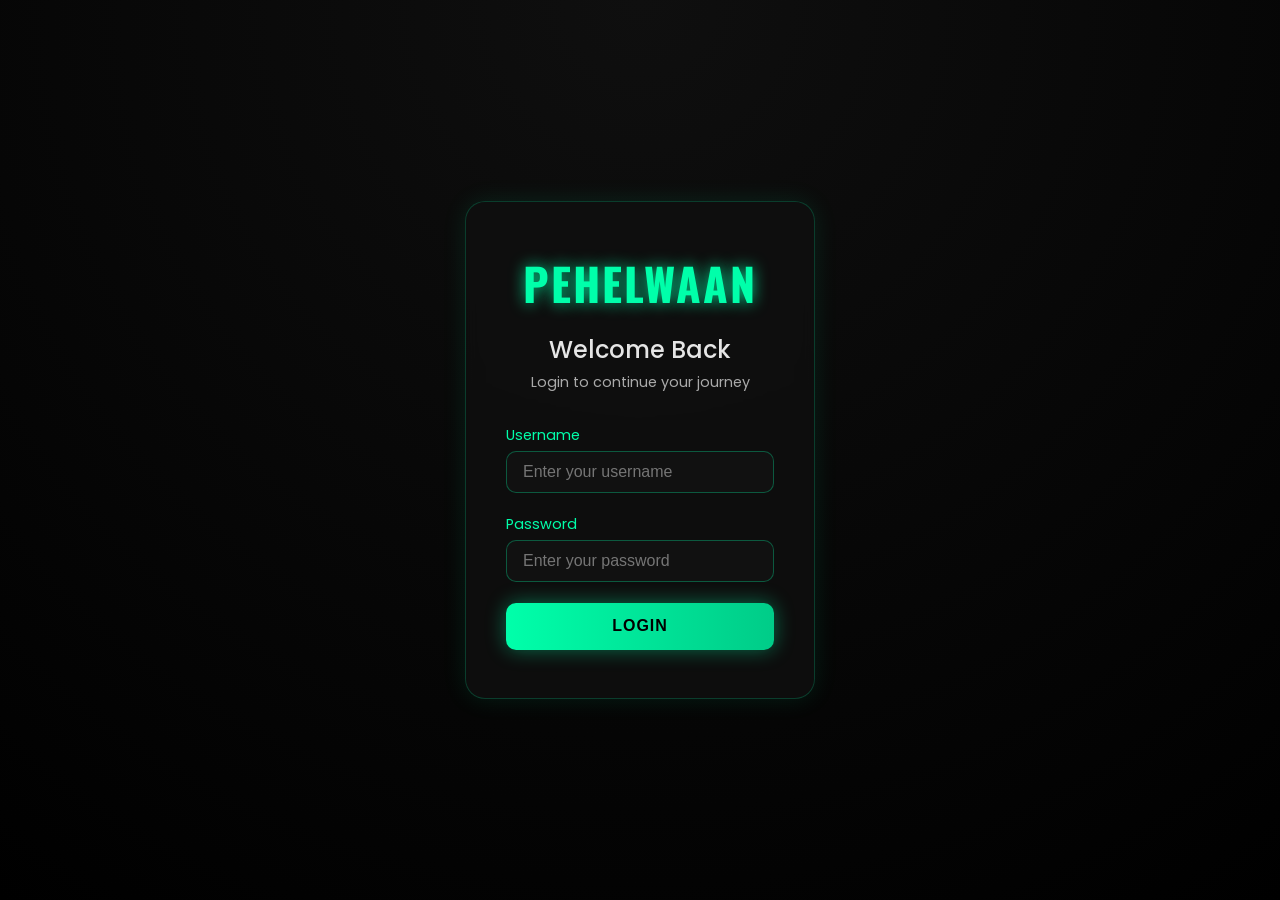
<file: index.html>
<!DOCTYPE html>
<html lang="en">
<head>
  <meta charset="UTF-8" />
  <meta name="viewport" content="width=device-width, initial-scale=1.0" />
  <title>Login | PEHELWAAN</title>
  <link rel="stylesheet" href="style.css" />
</head>
<body>
  <div class="login-container">
    <div class="login-box">
      <h1 class="logo">PEHELWAAN</h1>
      <h2>Welcome Back</h2>
      <p class="subtitle">Login to continue your journey</p>
      <form>
        <div class="input-group">
          <label for="email">Username</label>
          <input type="input" id="email" placeholder="Enter your username" required />
        </div>
        <div class="input-group">
          <label for="password">Password</label>
          <input type="password" id="password" placeholder="Enter your password" required />
        </div>
        <button type="submit" class="btn" id="butt">Login</button>
      </form>
      
    </div>
  </div>
  <script src="script.js"></script>
</body>
</html>
</file>
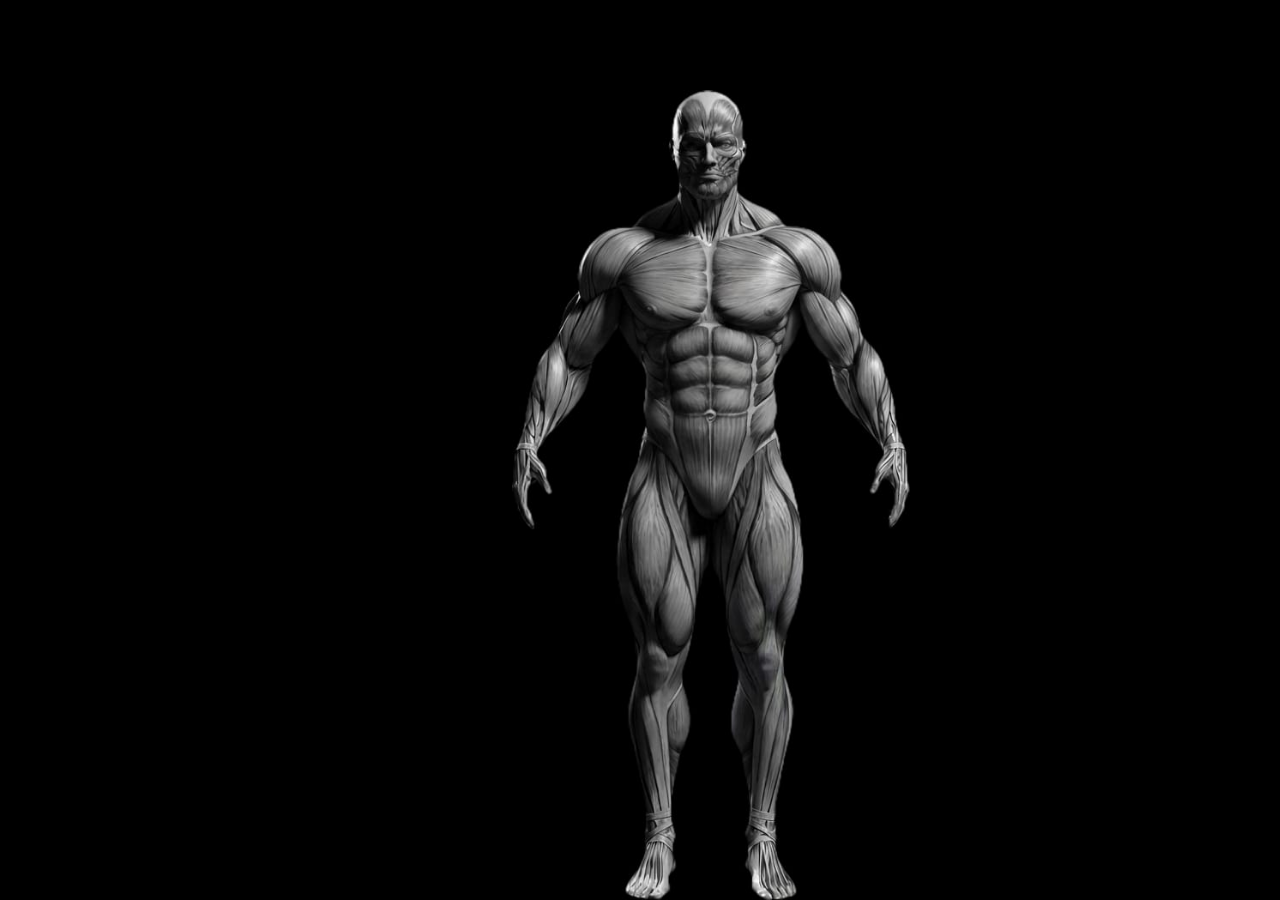
<file: 3d.html>
<!DOCTYPE html>
<html lang="en">
<head>
  <meta charset="UTF-8">
  <meta name="viewport" content="width=device-width, initial-scale=1.0">
  <title>Interactive Gym Body</title>
  <link rel="stylesheet" href="3d.css">
</head>
<body>
  <div class="container">
    <!-- Image Layers -->
    <div class="image-stack">
      <!-- Base Image (always visible) -->
      <img src="normal.jpeg" class="body-img base" alt="Normal Body">

      <!-- Highlight Images -->
      <img src="chest.jpeg" class="body-img highlight chest" alt="Chest">
      <img src="shoulders.jpeg" class="body-img highlight shoulders" alt="Shoulders">
      <img src="biceps.jpeg" class="body-img highlight biceps" alt="Biceps">
      <img src="core.jpeg" class="body-img highlight abs" alt="Abs">
 
      <img src="quads.jpeg" class="body-img highlight legs" alt="Legs">
    </div>

    <!-- Hotspots -->
    <div class="hotspot" data-part="chest" style="top: 28%; left: 48%; width: 120px; height: 80px;"></div>
    <div class="hotspot" data-part="shoulders" style="top: 25%; left: 42%; width: 90px; height: 70px;"></div>
    <div class="hotspot" data-part="shoulders" style="top: 25%; left: 56%; width: 90px; height: 70px;"></div>
    <div class="hotspot" data-part="biceps" style="top: 33%; left: 42%; width: 80px; height: 80px;"></div>
    <div class="hotspot" data-part="biceps" style="top: 33%; left: 58%; width: 80px; height: 80px;"></div>
    <div class="hotspot" data-part="abs" style="top: 39%; left: 50%; width: 80px; height: 120px;"></div>
    <div class="hotspot" data-part="legs" style="top: 55%; left: 47%; width: 150px; height: 200px;"></div>
  </div>

  <!-- Right Panel -->
  <div class="panel" id="panel">
    <h2 id="panelTitle">Workouts</h2>
    <div id="exerciseList"></div>
    <button onclick="goBack()">Back</button>
  </div>

  <!-- GSAP -->
  <script src="https://cdnjs.cloudflare.com/ajax/libs/gsap/3.12.5/gsap.min.js"></script>
  <script src="3d.css"></script>
</body>
</html>
</file>
<file: style.css>
@import url('https://fonts.googleapis.com/css2?family=Oswald:wght@400;600&family=Poppins:wght@300;400;500&display=swap');

* {
  margin: 0;
  padding: 0;
  box-sizing: border-box;
}

body {
  font-family: "Poppins", sans-serif;
  height: 100vh;
  background: radial-gradient(circle at top, #0f0f0f 0%, #000 100%);
  color: #e5e5e5;
  display: flex;
  justify-content: center;
  align-items: center;
  overflow: hidden;
}

.login-container {
  display: flex;
  justify-content: center;
  align-items: center;
  width: 100%;
}

.login-box {
  background: rgba(15, 15, 15, 0.9);
  border: 1px solid rgba(0, 255, 170, 0.2);
  border-radius: 20px;
  box-shadow: 0 0 25px rgba(0, 255, 170, 0.1);
  padding: 3rem 2.5rem;
  width: 350px;
  text-align: center;
  backdrop-filter: blur(8px);
  transition: 0.3s ease;
}

.login-box:hover {
  box-shadow: 0 0 40px rgba(0, 255, 170, 0.3);
}

.logo {
  font-family: "Oswald", sans-serif;
  font-size: 2.8rem;
  color: #00ffaa;
  letter-spacing: 2px;
  text-shadow: 0 0 15px rgba(0, 255, 170, 0.8);
  margin-bottom: 1rem;
}

h2 {
  font-weight: 500;
  color: #e5e5e5;
  margin-bottom: 0.3rem;
}

.subtitle {
  font-size: 0.9rem;
  color: #aaaaaa;
  margin-bottom: 2rem;
}

.input-group {
  margin-bottom: 1.3rem;
  text-align: left;
}

.input-group label {
  display: block;
  color: #00ffaa;
  font-size: 0.9rem;
  margin-bottom: 0.3rem;
}

.input-group input {
  width: 100%;
  padding: 0.7rem 1rem;
  background: #111;
  border: 1px solid rgba(0, 255, 170, 0.3);
  border-radius: 10px;
  color: #fff;
  font-size: 1rem;
  outline: none;
  transition: border 0.3s ease, box-shadow 0.3s ease;
}

.input-group input:focus {
  border: 1px solid #00ffaa;
  box-shadow: 0 0 10px rgba(0, 255, 170, 0.5);
}

.btn {
  width: 100%;
  padding: 0.9rem;
  border: none;
  border-radius: 10px;
  background: linear-gradient(90deg, #00ffaa, #00cc88);
  color: #000;
  font-size: 1rem;
  font-weight: 600;
  cursor: pointer;
  transition: all 0.4s ease;
  text-transform: uppercase;
  letter-spacing: 1px;
  box-shadow: 0 0 20px rgba(0, 255, 170, 0.4);
}

.btn:hover {
  background: linear-gradient(90deg, #00cc88, #00ffaa);
  transform: scale(1.05);
  box-shadow: 0 0 35px rgba(0, 255, 170, 0.7);
}

.signup-text {
  margin-top: 1.5rem;
  font-size: 0.9rem;
  color: #bbb;
}

.signup-text a {
  color: #00ffaa;
  text-decoration: none;
  font-weight: 500;
}

.signup-text a:hover {
  text-shadow: 0 0 10px #00ffaa;
}

/* Glow animation for subtle effect */
@keyframes glowPulse {
  0% { box-shadow: 0 0 10px rgba(0, 255, 170, 0.4); }
  50% { box-shadow: 0 0 25px rgba(0, 255, 170, 0.8); }
  100% { box-shadow: 0 0 10px rgba(0, 255, 170, 0.4); }
}

.login-box:hover .logo {
  animation: glowPulse 2s infinite ease-in-out;
}
</file>
<file: 3d.css>
body {
    margin: 0;
    font-family: Arial, sans-serif;
    background: #000;
    color: white;
    overflow: hidden;
  }
  
  .container {
    position: relative;
    height: 100vh;
    display: flex;
    align-items: center;
    justify-content: center;
  }
  
  .image-stack {
    position: absolute;
    /* max-height: 90vh; */
    top:10%;
    left:40%;
  }
  
  .body-img {
    position: absolute;
    top: 0;
    left: 0;
    max-height: 90vh;
    opacity: 0;
    pointer-events: none;
  }
  
  .base {
    opacity: 1 !important; /* Base always visible */
    z-index: 1;
  }
  
  .highlight {
    z-index: 2; /* Always above base */
  }
  
  .hotspot {
    position: absolute;
    border-radius: 50%;
    cursor: pointer;
    /* background: rgba(0, 255, 150, 0.25); */
    /* border: 1px solid #0f0; */
    transition: transform 0.2s;
    z-index: 5;
  }
  
  .hotspot:hover {
    transform: scale(1.2);
    /* background: rgba(0, 255, 150, 0.5); */
  }
  
  .panel {
    position: fixed;
    top: 0;
    right: -50%;
    width: 40%;
    height: 100%;
    background: #111;
    padding: 20px;
    box-shadow: -4px 0 10px rgba(0,0,0,0.6);
    transition: right 0.8s ease;
    overflow-y: auto;
    z-index: 10;
  }
  
  .panel.active {
    right: 0;
  }
  
  .exercise {
    background: #222;
    margin: 10px 0;
    padding: 15px;
    border-radius: 8px;
  }
  
  button {
    margin-top: 20px;
    padding: 10px 15px;
    border: none;
    background: limegreen;
    color: white;
    font-size: 16px;
    border-radius: 6px;
    cursor: pointer;
  }
</file>
